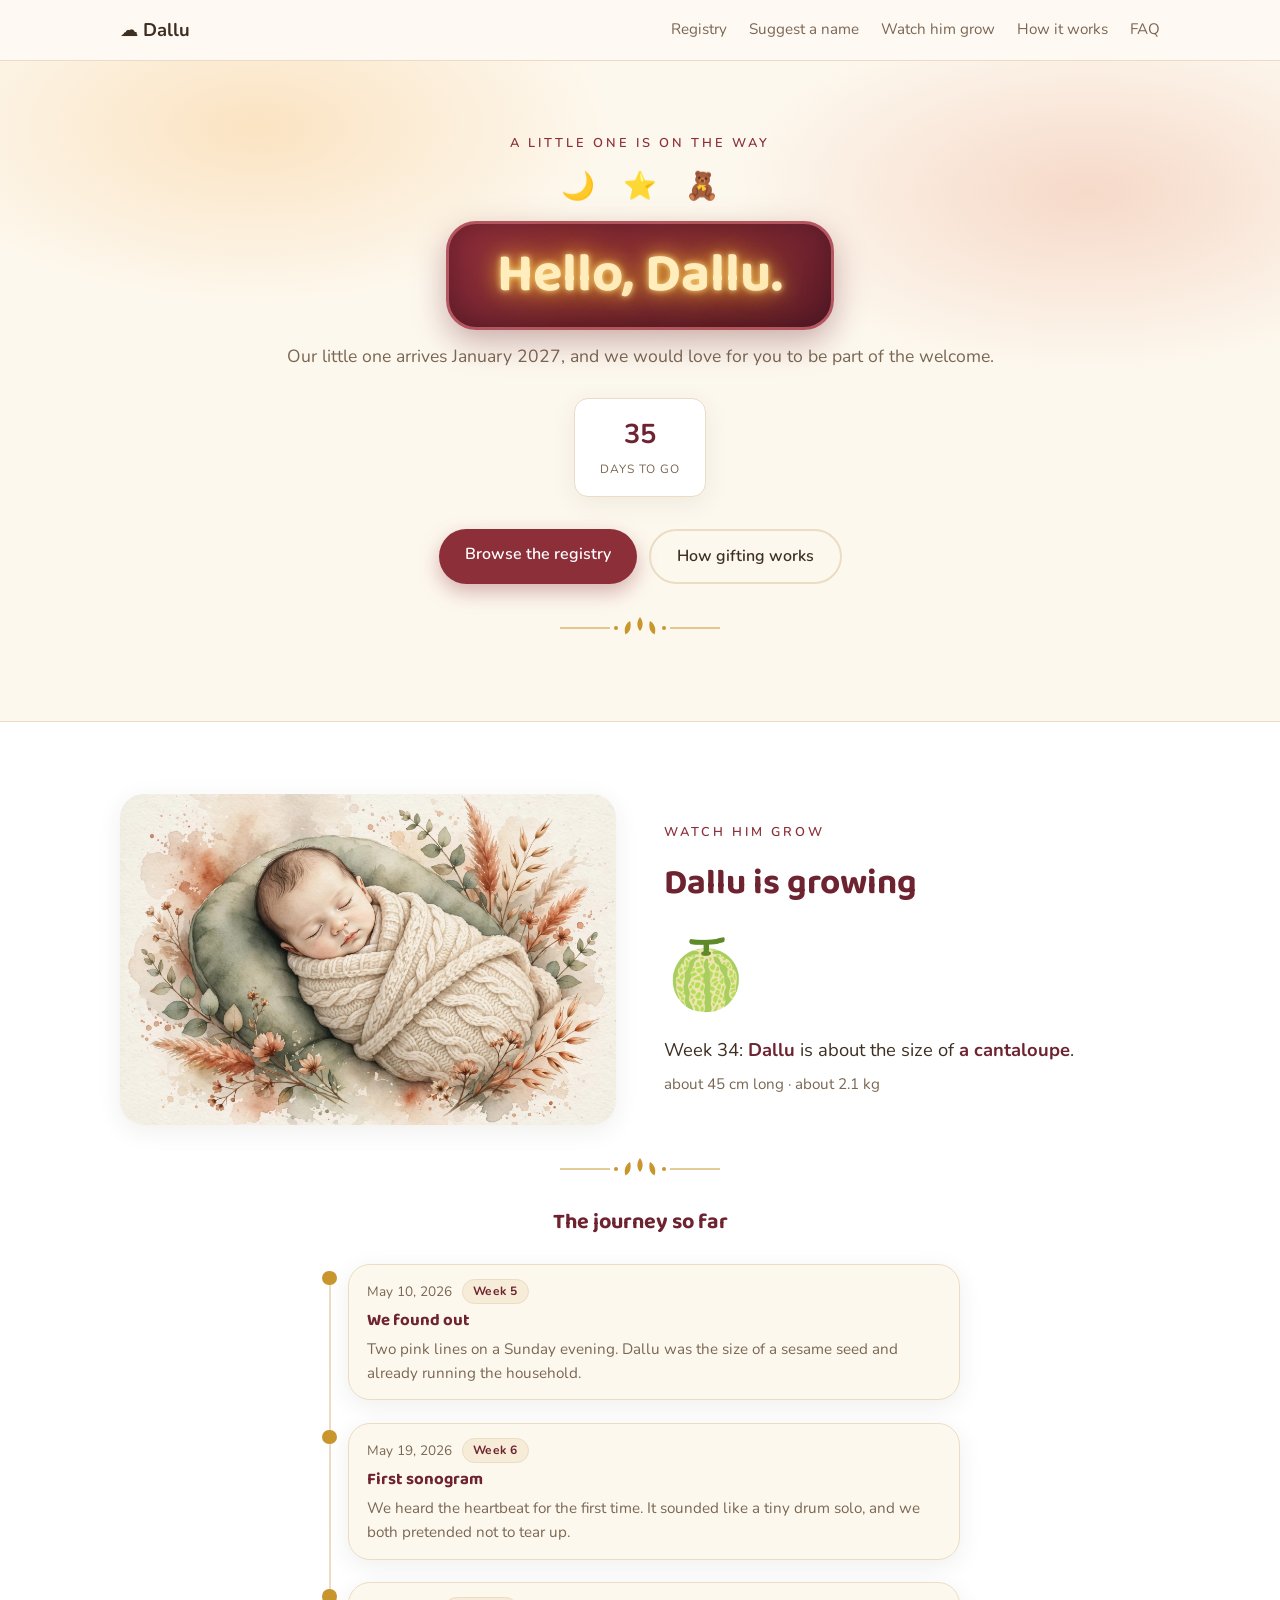
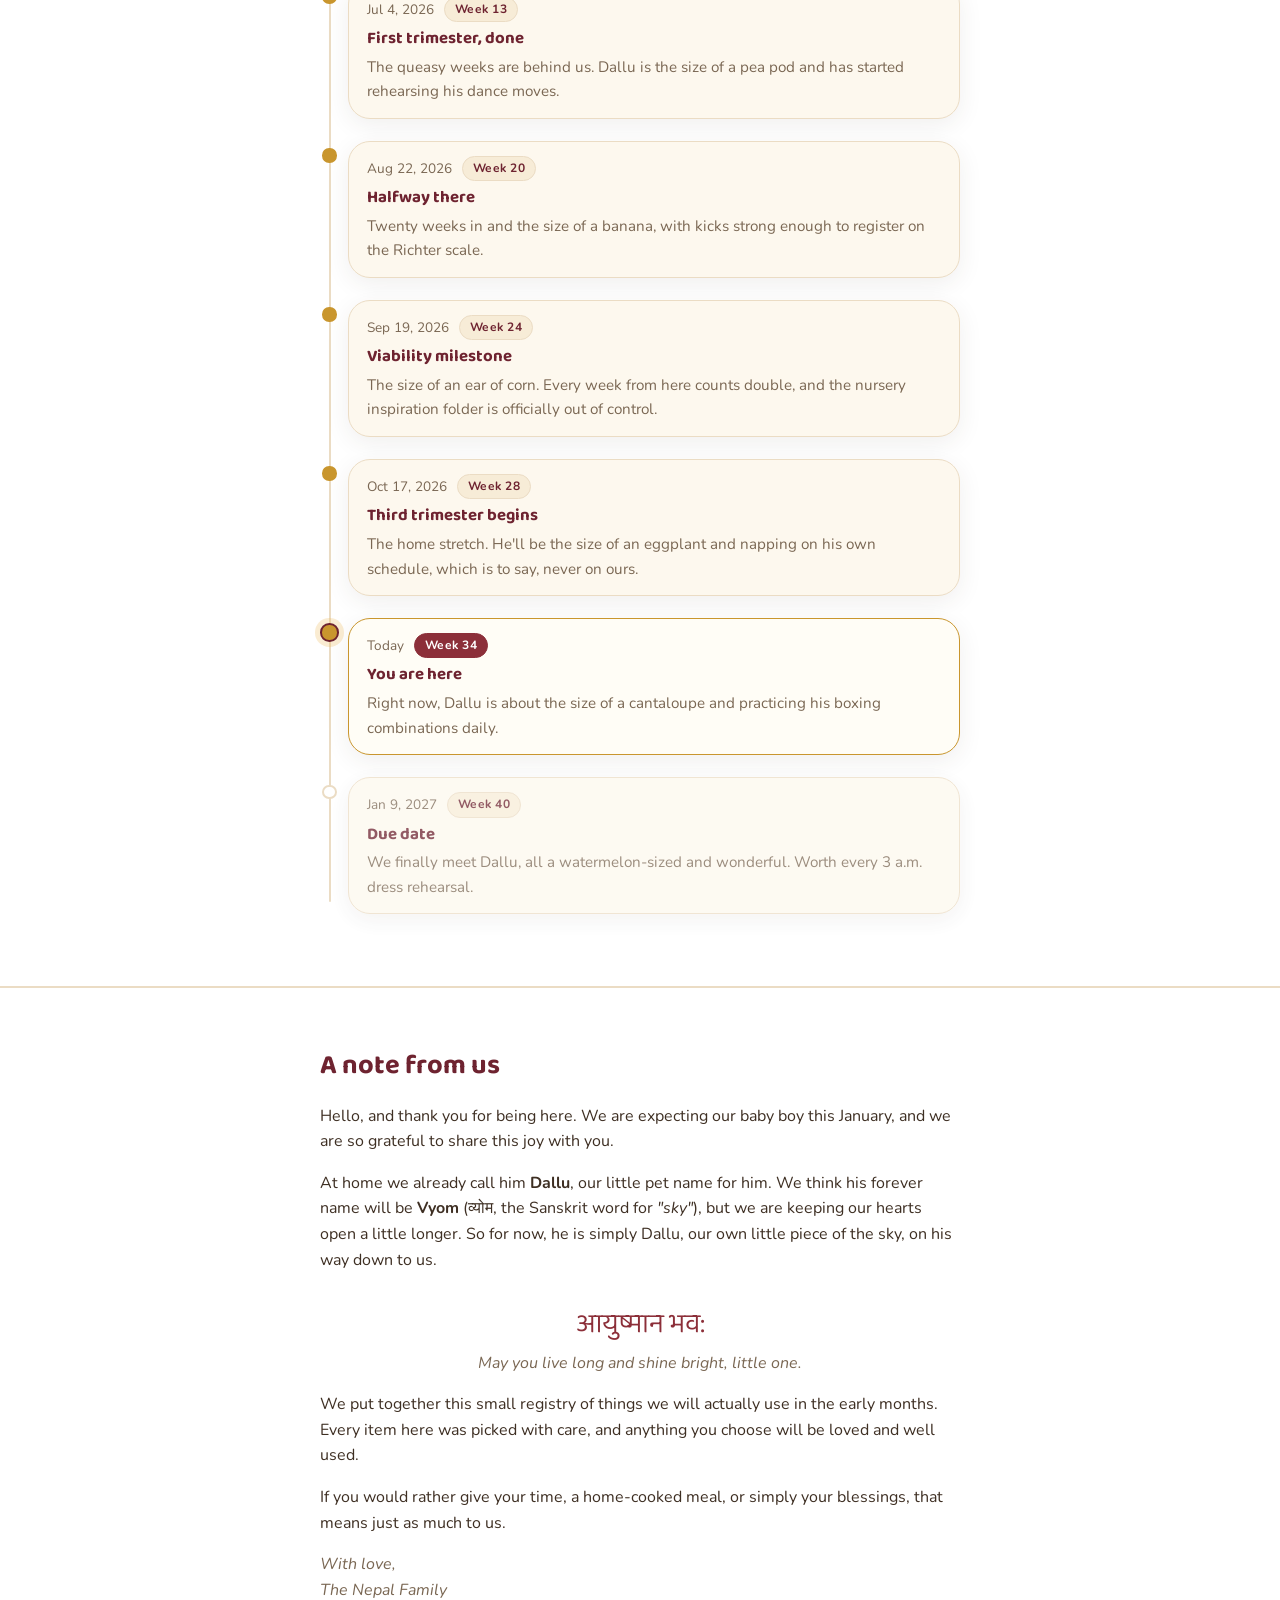
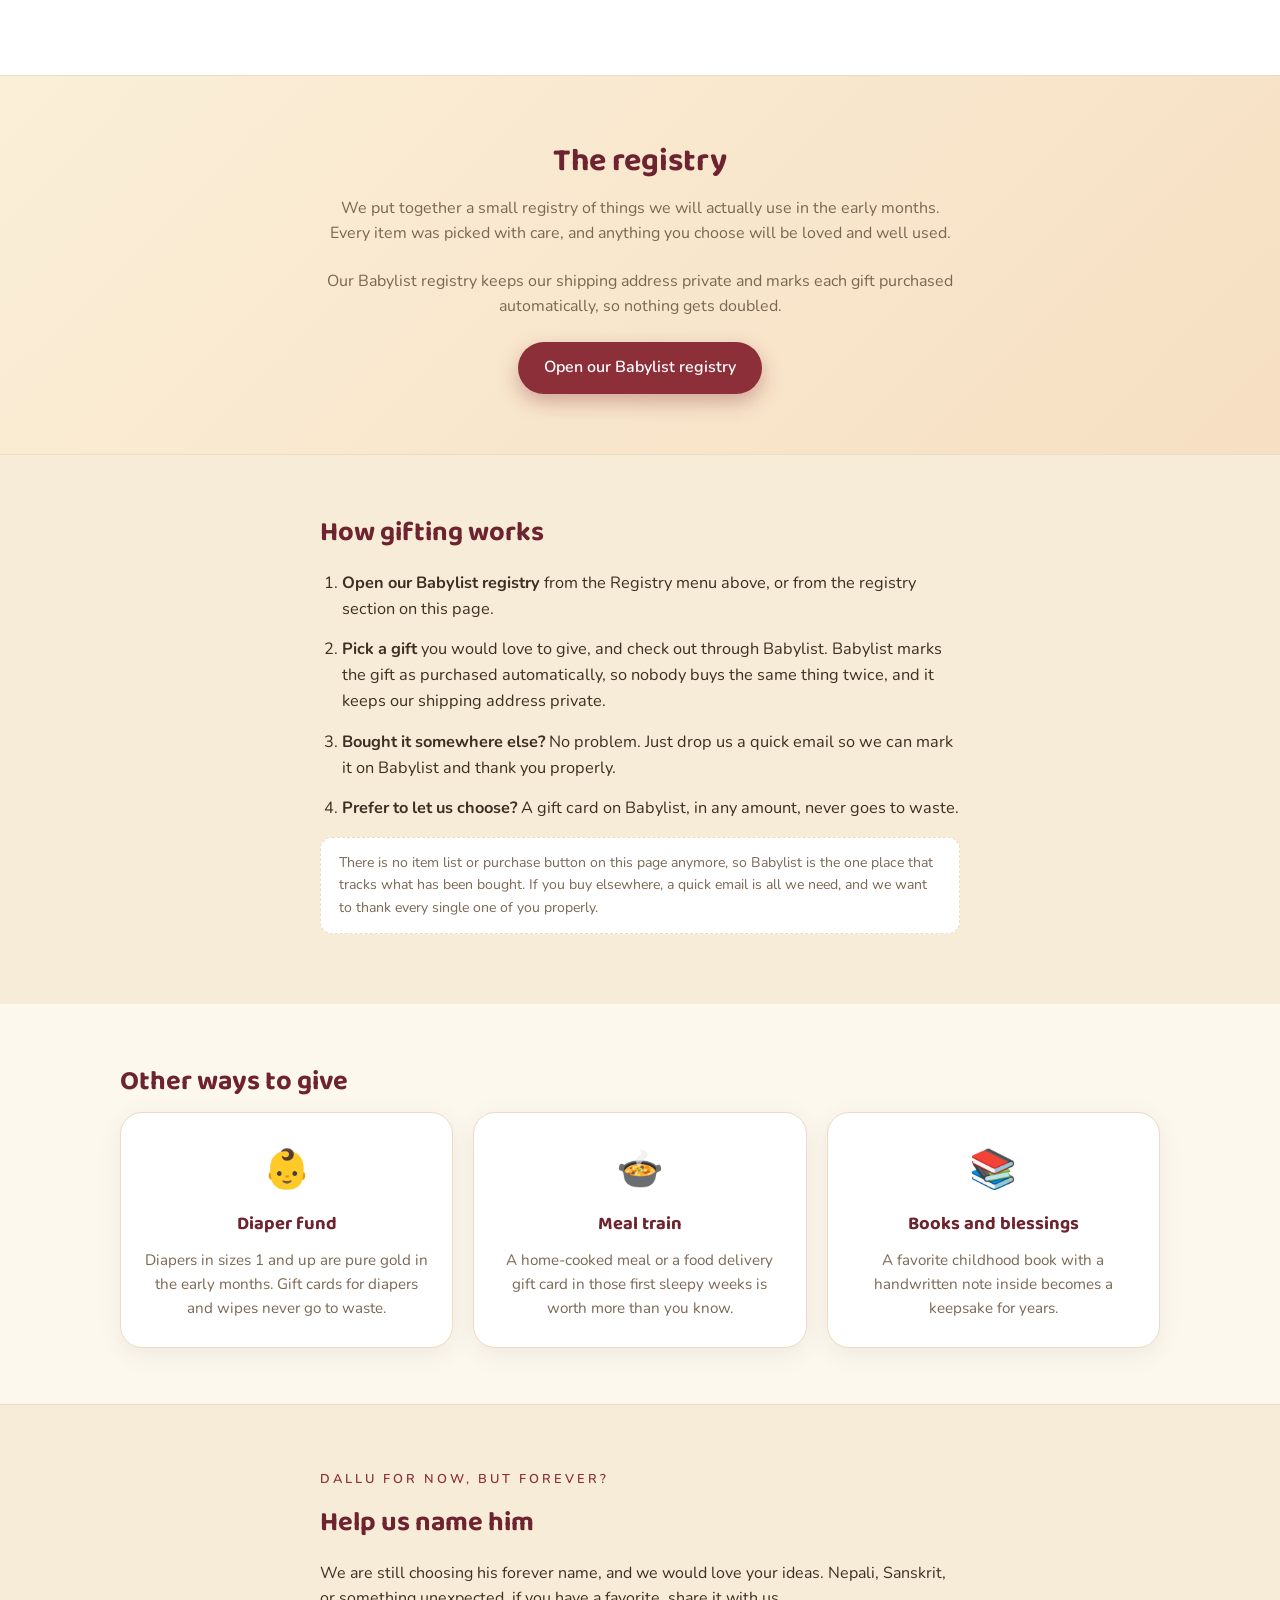
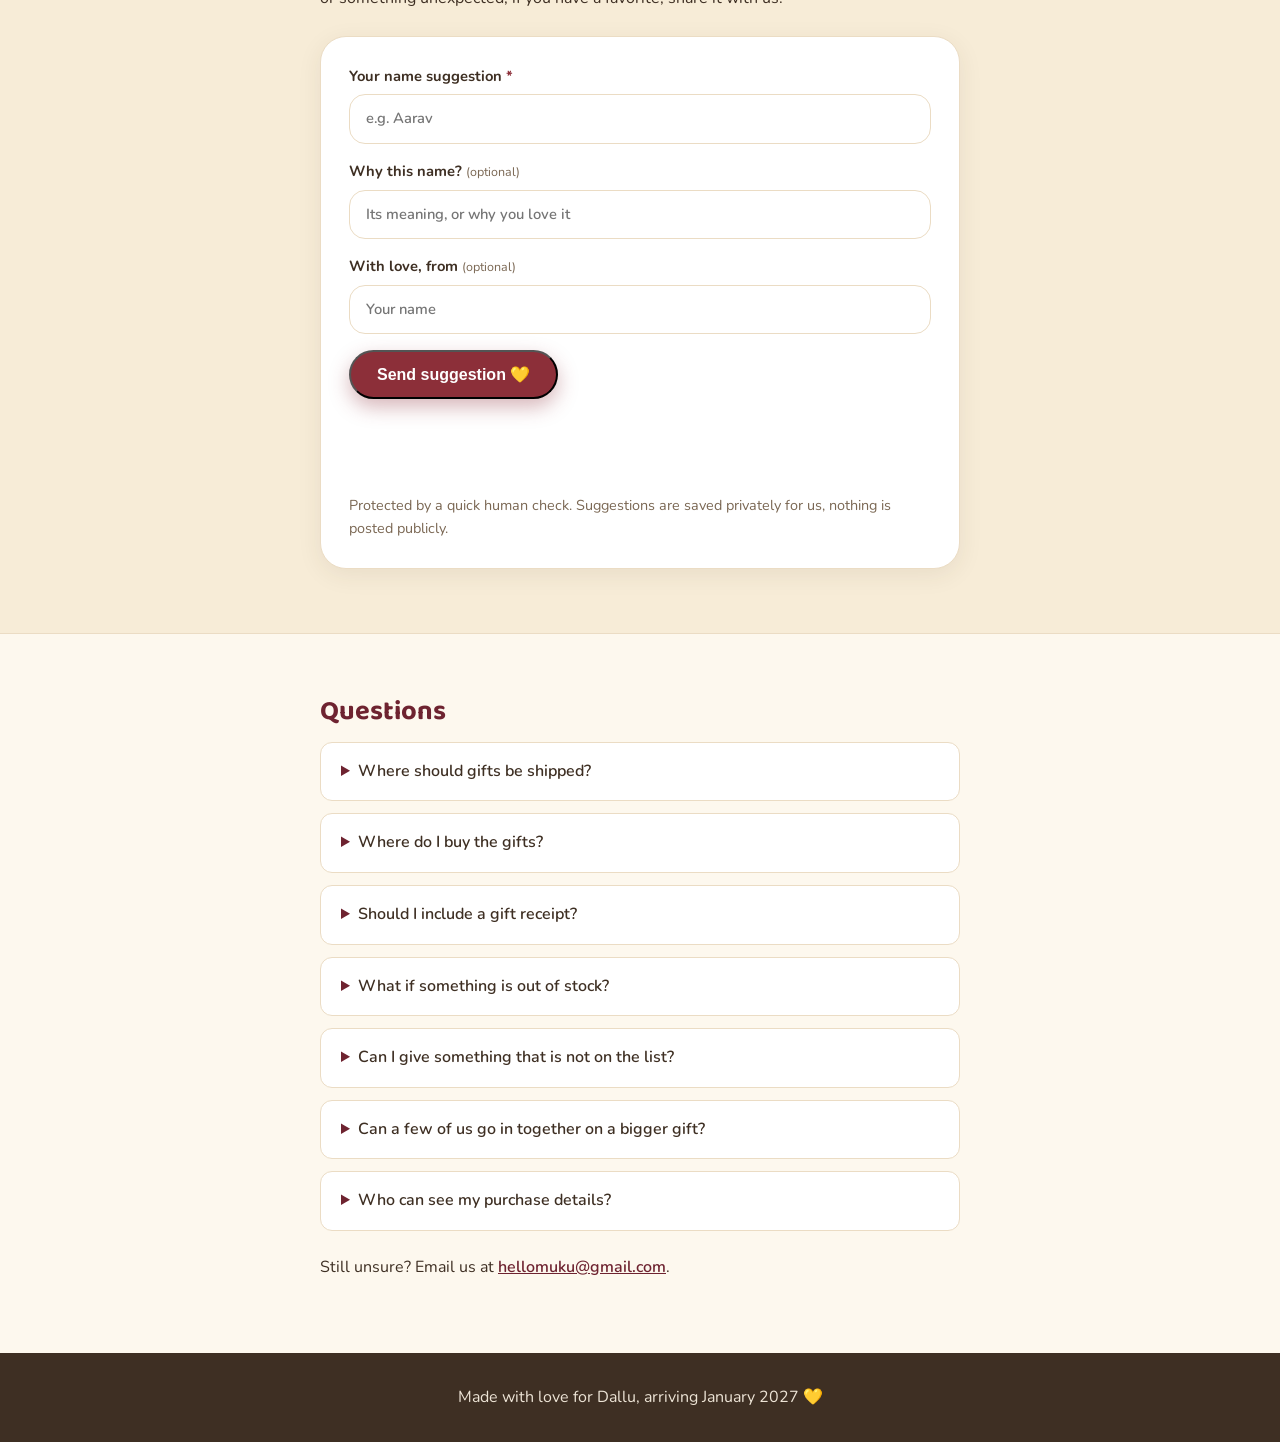
<file: index.html>
<!DOCTYPE html>
<html lang="en">
<head>
<meta charset="UTF-8">
<meta name="viewport" content="width=device-width, initial-scale=1.0">
<title>Dallu is on the way | Our Baby Registry</title>
<meta name="description" content="Hello, Dallu! Our little one arrives January 2027. Shop our Babylist registry, suggest a name, and share the joy with us.">
<link rel="stylesheet" href="styles.css">
<link rel="preconnect" href="https://fonts.googleapis.com">
<link rel="preconnect" href="https://fonts.gstatic.com" crossorigin>
<link href="https://fonts.googleapis.com/css2?family=Baloo+2:wght@500;600;700;800&family=Nunito:ital,wght@0,400;0,600;0,700;1,400&display=swap" rel="stylesheet">
<link rel="icon" type="image/png" href="assets/img/lotus-mark.png">
<link rel="apple-touch-icon" href="assets/img/lotus-mark.png">
<script src="https://challenges.cloudflare.com/turnstile/v0/api.js" async defer></script>
</head>
<body>

<header class="site-header">
  <div class="wrap header-inner">
    <a class="brand" href="#top">☁️ <span id="brandName">Baby Nepal</span></a>
    <nav class="site-nav">
      <a href="https://my.babylist.com/bini-bhattarai" target="_blank" rel="noopener"><span class="nav-ico" aria-hidden="true">🎁</span>Registry</a>
      <a href="#names"><span class="nav-ico" aria-hidden="true">✏️</span>Suggest a name</a>
      <a href="#growing"><span class="nav-ico" aria-hidden="true">🌱</span>Watch him grow</a>
      <a href="#how"><span class="nav-ico" aria-hidden="true">✨</span>How it works</a>
      <a href="#faq"><span class="nav-ico" aria-hidden="true">❓</span>FAQ</a>
    </nav>
  </div>
</header>

<main id="top">

  <section class="hero">
    <div class="wrap">
      <p class="eyebrow">A little one is on the way</p>
      <div class="floaties" aria-hidden="true"><span>🌙</span><span>⭐</span><span>🧸</span></div>
      <h1 class="live-sign"><span class="sign-text">Hello, <span id="heroBaby">Dallu</span>.</span></h1>
      <p class="hero-sub">Our little one arrives <span id="heroMonth">January 2027</span>, and we would love for you to be part of the welcome.</p>
      <div class="countdown" id="countdown" aria-label="Countdown to the due date">
        <div class="cd-box cd-days-only"><span class="cd-num" id="cd-days">–</span><span class="cd-label">days to go</span></div>
      </div>
      <div class="hero-cta">
        <a class="btn btn-primary" href="https://my.babylist.com/bini-bhattarai" target="_blank" rel="noopener">Browse the registry</a>
        <a class="btn btn-ghost" href="#how">How gifting works</a>
      </div>
      <div class="ornament" aria-hidden="true">
        <svg viewBox="0 0 160 28" fill="none">
          <line x1="0" y1="14" x2="50" y2="14" stroke="currentColor" stroke-width="1"/>
          <line x1="110" y1="14" x2="160" y2="14" stroke="currentColor" stroke-width="1"/>
          <circle cx="56" cy="14" r="2" fill="currentColor"/>
          <circle cx="104" cy="14" r="2" fill="currentColor"/>
          <g fill="currentColor">
            <path d="M80 3c-3.5 4.5-3.5 10 0 14 3.5-4 3.5-9.5 0-14z"/>
            <path d="M70 7c-4.5 2.5-6.5 8-4.5 13.5 4-2 6.5-7 4.5-13.5z"/>
            <path d="M90 7c4.5 2.5 6.5 8 4.5 13.5-4-2-6.5-7-4.5-13.5z"/>
          </g>
        </svg>
      </div>
    </div>
  </section>

  <section class="growing" id="growing">
    <div class="wrap growing-inner">
      <img class="growing-art" src="assets/img/hero-newborn.jpg" alt="Watercolor illustration of a sleeping newborn baby" loading="lazy">
      <div class="growing-card">
        <p class="eyebrow">Watch him grow</p>
        <h2 id="growTitle">Dallu is growing</h2>
        <div class="grow-emoji" id="growEmoji">🌱</div>
        <p class="grow-text" id="growText"></p>
        <p class="grow-dims" id="growDims"></p>
      </div>
    </div>
    <div class="wrap narrow">
      <div class="ornament" aria-hidden="true">
        <svg viewBox="0 0 160 28" fill="none">
          <line x1="0" y1="14" x2="50" y2="14" stroke="currentColor" stroke-width="1"/>
          <line x1="110" y1="14" x2="160" y2="14" stroke="currentColor" stroke-width="1"/>
          <circle cx="56" cy="14" r="2" fill="currentColor"/>
          <circle cx="104" cy="14" r="2" fill="currentColor"/>
          <g fill="currentColor">
            <path d="M80 3c-3.5 4.5-3.5 10 0 14 3.5-4 3.5-9.5 0-14z"/>
            <path d="M70 7c-4.5 2.5-6.5 8-4.5 13.5 4-2 6.5-7 4.5-13.5z"/>
            <path d="M90 7c4.5 2.5 6.5 8 4.5 13.5-4-2-6.5-7-4.5-13.5z"/>
          </g>
        </svg>
      </div>
      <h3 class="timeline-title">The journey so far</h3>
      <ol class="timeline" id="growTimeline" aria-label="Pregnancy timeline"></ol>
    </div>
  </section>

  <section class="welcome">
    <div class="wrap narrow">
      <h2>A note from us</h2>
      <p>Hello, and thank you for being here. We are expecting our baby boy this January, and we are so grateful to share this joy with you.</p>
      <p>At home we already call him <strong>Dallu</strong>, our little pet name for him. We think his forever name will be <strong>Vyom</strong> (व्योम, the Sanskrit word for <em>"sky"</em>), but we are keeping our hearts open a little longer. So for now, he is simply Dallu, our own little piece of the sky, on his way down to us.</p>
      <p class="blessing" lang="sa">आयुष्मान भव:</p>
      <p class="blessing-en">May you live long and shine bright, little one.</p>
      <p>We put together this small registry of things we will actually use in the early months. Every item here was picked with care, and anything you choose will be loved and well used.</p>
      <p>If you would rather give your time, a home-cooked meal, or simply your blessings, that means just as much to us.</p>
      <p class="signature">With love,<br><span id="famName">The Nepal Family</span></p>
    </div>
  </section>

  <section class="babylist-banner" id="registry">
    <div class="wrap narrow babylist-inner">
      <h2>The registry</h2>
      <p>We put together a small registry of things we will actually use in the early months. Every item was picked with care, and anything you choose will be loved and well used.</p>
      <p>Our Babylist registry keeps our shipping address private and marks each gift purchased automatically, so nothing gets doubled.</p>
      <a class="btn btn-primary" href="https://my.babylist.com/bini-bhattarai" target="_blank" rel="noopener">Open our Babylist registry</a>
    </div>
  </section>


  <section class="how" id="how">
    <div class="wrap narrow">
      <h2>How gifting works</h2>
      <ol class="steps">
        <li><strong>Open our Babylist registry</strong> from the Registry menu above, or from the registry section on this page.</li>
        <li><strong>Pick a gift</strong> you would love to give, and check out through Babylist. Babylist marks the gift as purchased automatically, so nobody buys the same thing twice, and it keeps our shipping address private.</li>
        <li><strong>Bought it somewhere else?</strong> No problem. Just drop us a quick email so we can mark it on Babylist and thank you properly.</li>
        <li><strong>Prefer to let us choose?</strong> A gift card on Babylist, in any amount, never goes to waste.</li>
      </ol>
      <p class="fine-print">There is no item list or purchase button on this page anymore, so Babylist is the one place that tracks what has been bought. If you buy elsewhere, a quick email is all we need, and we want to thank every single one of you properly.</p>
    </div>
  </section>

  <section class="alternatives">
    <div class="wrap">
      <h2>Other ways to give</h2>
      <div class="alt-grid">
        <div class="alt-card">
          <div class="alt-icon">👶</div>
          <h3>Diaper fund</h3>
          <p>Diapers in sizes 1 and up are pure gold in the early months. Gift cards for diapers and wipes never go to waste.</p>
        </div>
        <div class="alt-card">
          <div class="alt-icon">🍲</div>
          <h3>Meal train</h3>
          <p>A home-cooked meal or a food delivery gift card in those first sleepy weeks is worth more than you know.</p>
        </div>
        <div class="alt-card">
          <div class="alt-icon">📚</div>
          <h3>Books and blessings</h3>
          <p>A favorite childhood book with a handwritten note inside becomes a keepsake for years.</p>
        </div>
      </div>
    </div>
  </section>

  <section class="names" id="names">
    <div class="wrap narrow">
      <p class="eyebrow">Dallu for now, but forever?</p>
      <h2>Help us name him</h2>
      <p>We are still choosing his forever name, and we would love your ideas. Nepali, Sanskrit, or something unexpected, if you have a favorite, share it with us.</p>
      <form id="nameForm">
        <label class="field">
          <span class="field-label">Your name suggestion <span class="req">*</span></span>
          <input type="text" id="nsName" required maxlength="60" placeholder="e.g. Aarav" autocomplete="off">
        </label>
        <label class="field">
          <span class="field-label">Why this name? <span class="opt">(optional)</span></span>
          <input type="text" id="nsWhy" maxlength="140" placeholder="Its meaning, or why you love it" autocomplete="off">
        </label>
        <label class="field">
          <span class="field-label">With love, from <span class="opt">(optional)</span></span>
          <input type="text" id="nsFrom" maxlength="60" placeholder="Your name" autocomplete="off">
        </label>
        <button class="btn btn-primary" type="submit">Send suggestion 💛</button>
        <div id="tsWidget" class="ts-widget"></div>
        <p class="form-note" id="nsNote">Protected by a quick human check. Suggestions are saved privately for us, nothing is posted publicly.</p>
      </form>
    </div>
  </section>

  <section class="faq" id="faq">
    <div class="wrap narrow">
      <h2>Questions</h2>
      <details>
        <summary>Where should gifts be shipped?</summary>
        <p>We live in the Washington DC metro area. For the shipping address, just send us a quick email and we will share it privately.</p>
      </details>
      <details>
        <summary>Where do I buy the gifts?</summary>
        <p>Open our Babylist registry from the Registry menu above, or from the registry section on this page. It keeps track of what has already been purchased so nothing gets duplicated, and gift cards there link straight to their own stores.</p>
      </details>
      <details>
        <summary>Should I include a gift receipt?</summary>
        <p>Yes, please. Gift receipts make exchanges painless if we end up with duplicates.</p>
      </details>
      <details>
        <summary>What if something is out of stock?</summary>
        <p>No worries at all. Anything similar from a trusted brand works, or pick another item on Babylist.</p>
      </details>
      <details>
        <summary>Can I give something that is not on the list?</summary>
        <p>Of course. Books and muslin cloths are always welcome.</p>
      </details>
      <details>
        <summary>Can a few of us go in together on a bigger gift?</summary>
        <p>Absolutely, we love that idea. Just mark it as purchased on Babylist once it is sorted so nobody duplicates it, or drop us a quick email and we will mark it.</p>
      </details>
      <details>
        <summary>Who can see my purchase details?</summary>
        <p>If you buy through Babylist, it is marked as purchased there automatically. If you buy somewhere else, send us a quick email so we can mark it and thank you. We will not publish your order details anywhere on this site.</p>
      </details>
      <p class="contact">Still unsure? Email us at <a id="contactEmail" href="mailto:hellomuku@gmail.com">hellomuku@gmail.com</a>.</p>
    </div>
  </section>

</main>

<footer class="site-footer">
  <div class="wrap">
    <p>Made with love for <span id="footBaby">Baby Nepal</span>, arriving <span id="footMonth">January 2027</span> 💛</p>
  </div>
</footer>

<script src="data.min.js?v=3"></script>
<script src="app.min.js?v=2"></script>
</body>
</html>
</file>
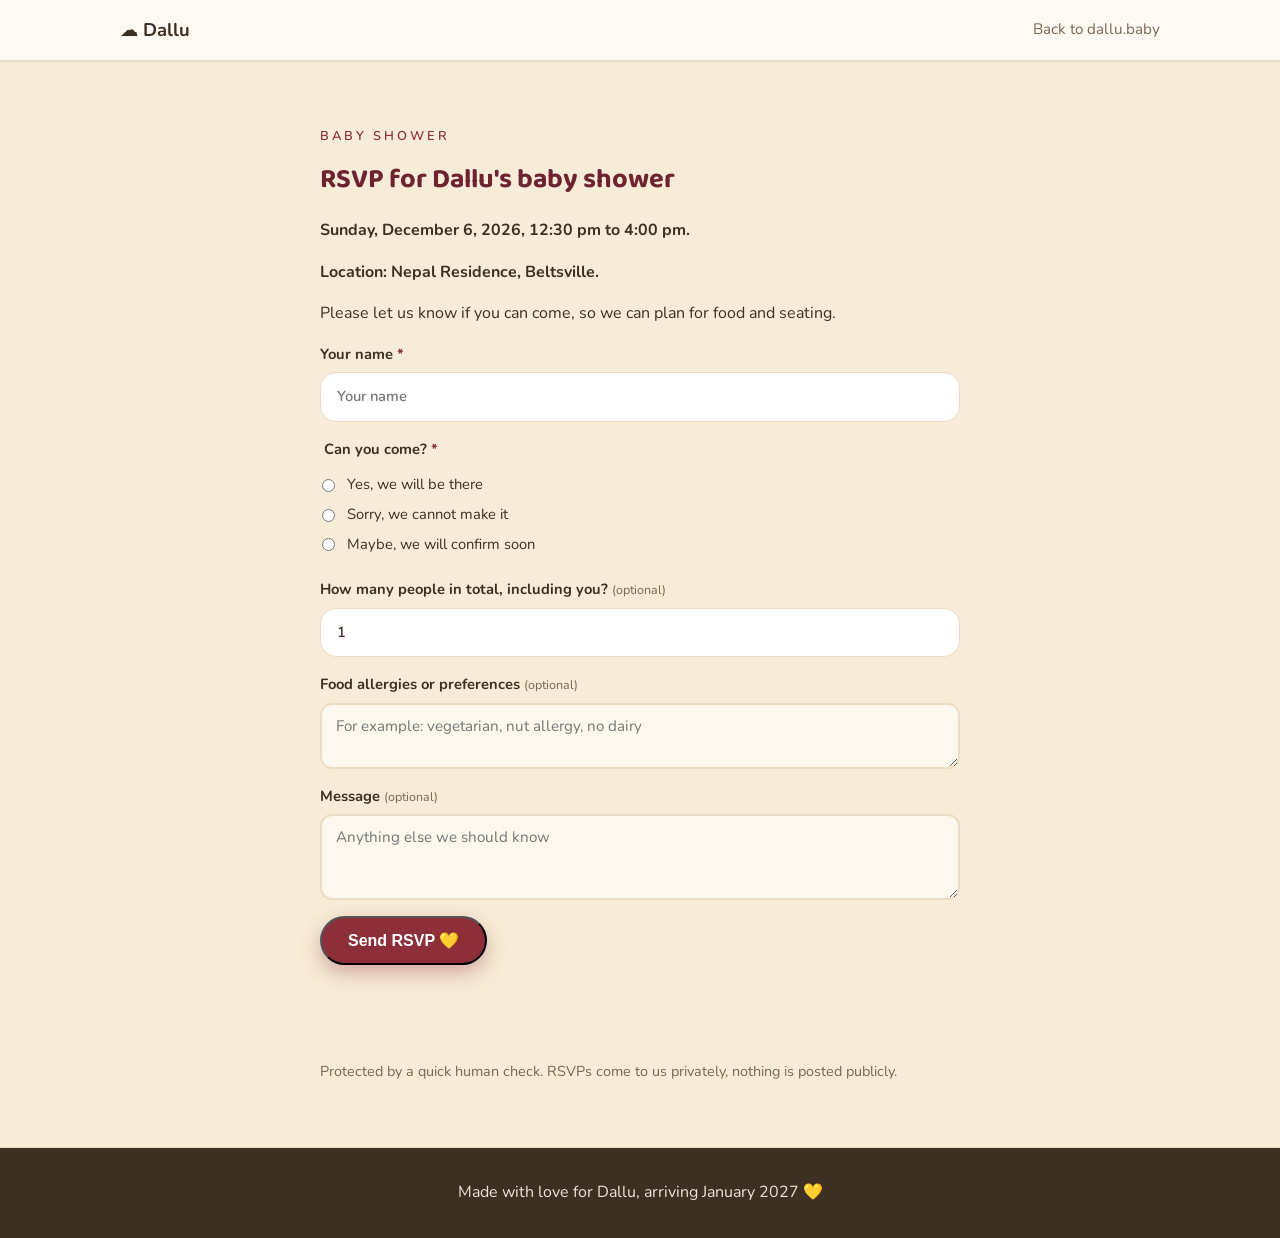
<file: rsvp/index.html>
<!DOCTYPE html>
<html lang="en">
<head>
<meta charset="UTF-8">
<meta name="viewport" content="width=device-width, initial-scale=1.0">
<title>Baby shower RSVP | Dallu</title>
<meta name="description" content="RSVP for Dallu's baby shower on Sunday, December 6, 2026.">
<link rel="stylesheet" href="../styles.css">
<link rel="preconnect" href="https://fonts.googleapis.com">
<link rel="preconnect" href="https://fonts.gstatic.com" crossorigin>
<link href="https://fonts.googleapis.com/css2?family=Baloo+2:wght@500;600;700;800&family=Nunito:ital,wght@0,400;0,600;0,700;1,400&display=swap" rel="stylesheet">
<link rel="icon" type="image/png" href="../assets/img/lotus-mark.png">
<link rel="apple-touch-icon" href="../assets/img/lotus-mark.png">
<script src="https://challenges.cloudflare.com/turnstile/v0/api.js" async defer></script>
</head>
<body>

<header class="site-header">
  <div class="wrap header-inner">
    <a class="brand" href="../">☁️ <span>Dallu</span></a>
    <nav class="site-nav">
      <a href="../"><span class="nav-ico" aria-hidden="true">🏠</span>Back to dallu.baby</a>
    </nav>
  </div>
</header>

<main id="top">
  <section class="names">
    <div class="wrap narrow">
      <p class="eyebrow">Baby shower</p>
      <h2>RSVP for Dallu's baby shower</h2>
      <p><strong>Sunday, December 6, 2026, 12:30 pm to 4:00 pm.</strong></p>
      <p><strong>Location: Nepal Residence, Beltsville.</strong></p>
      <p>Please let us know if you can come, so we can plan for food and seating.</p>
      <form id="rsvpForm">
        <label class="field">
          <span class="field-label">Your name <span class="req">*</span></span>
          <input type="text" id="rsvpName" required maxlength="60" placeholder="Your name" autocomplete="name">
        </label>
        <fieldset class="field" style="border:0; padding:0; margin-bottom:16px;">
          <legend class="field-label">Can you come? <span class="req">*</span></legend>
          <label style="display:block; font-weight:400; margin:6px 0;"><input type="radio" name="rsvpAttending" value="yes" required> Yes, we will be there</label>
          <label style="display:block; font-weight:400; margin:6px 0;"><input type="radio" name="rsvpAttending" value="no"> Sorry, we cannot make it</label>
          <label style="display:block; font-weight:400; margin:6px 0;"><input type="radio" name="rsvpAttending" value="maybe"> Maybe, we will confirm soon</label>
        </fieldset>
        <label class="field">
          <span class="field-label">How many people in total, including you? <span class="opt">(optional)</span></span>
          <input type="number" id="rsvpGuests" min="1" max="10" value="1" inputmode="numeric">
        </label>
        <label class="field">
          <span class="field-label">Food allergies or preferences <span class="opt">(optional)</span></span>
          <textarea id="rsvpAllergies" maxlength="200" rows="2" placeholder="For example: vegetarian, nut allergy, no dairy"></textarea>
        </label>
        <label class="field">
          <span class="field-label">Message <span class="opt">(optional)</span></span>
          <textarea id="rsvpMessage" maxlength="300" rows="3" placeholder="Anything else we should know"></textarea>
        </label>
        <button class="btn btn-primary" type="submit">Send RSVP 💛</button>
        <div id="rsvpTsWidget" class="ts-widget"></div>
        <p class="form-note" id="rsvpNote">Protected by a quick human check. RSVPs come to us privately, nothing is posted publicly.</p>
      </form>
      <div id="calendarPanel" style="display:none;">
        <h3>Thank you! Your RSVP is saved. We cannot wait to see you. 💛</h3>
        <p>Add the baby shower to your calendar:</p>
        <p><strong>Sunday, December 6, 2026, 12:30 pm to 4:00 pm, Nepal Residence, Beltsville.</strong></p>
        <p>
          <a class="btn btn-primary" href="https://calendar.google.com/calendar/render?action=TEMPLATE&amp;text=Baby%20shower%20for%20Dallu&amp;dates=20261206T173000Z%2F20261206T210000Z&amp;details=Baby%20shower%20for%20Dallu%20at%20Nepal%20Residence%2C%20Beltsville.&amp;location=Nepal%20Residence%2C%20Beltsville" target="_blank" rel="noopener">Add to Google Calendar</a>
        </p>
        <p>
          <a class="btn btn-ghost" href="https://outlook.live.com/calendar/0/deeplink/compose?subject=Baby%20shower%20for%20Dallu&amp;startdt=2026-12-06T17%3A30%3A00Z&amp;enddt=2026-12-06T21%3A00%3A00Z&amp;body=Baby%20shower%20for%20Dallu%20at%20Nepal%20Residence%2C%20Beltsville.&amp;location=Nepal%20Residence%2C%20Beltsville" target="_blank" rel="noopener">Add to Outlook</a>
          <button class="btn btn-ghost" type="button" id="icsDownload">Download .ics (Apple Calendar and others)</button>
        </p>
        <p class="form-note">Taking you back to dallu.baby in <span id="calCountdown">15</span> seconds, or <a href="../">go to the homepage now</a>.</p>
      </div>
    </div>
  </section>
</main>

<footer class="site-footer">
  <div class="wrap">
    <p>Made with love for Dallu, arriving January 2027 💛</p>
  </div>
</footer>

<script src="rsvp.min.js?v=3"></script>
</body>
</html>
</file>
<file: styles.css>
:root {
  --cream: #FDF8EE;
  --cream-deep: #F7ECD7;
  --ink: #3E2F23;
  --ink-soft: #7A6753;
  --maroon: #8C2F39;
  --maroon-dark: #6E2330;
  --saffron: #E8912D;
  --gold: #C9962E;
  --card: #FFFFFF;
  --line: #EBDCC4;
  --radius: 22px;
  --shadow: 0 6px 24px rgba(62, 47, 35, 0.08);
}

* { box-sizing: border-box; }

html, body { overflow-x: clip; }

img { max-width: 100%; }

h1, h2, h3, .tl-card h4 {
  font-family: "Baloo 2", "Nunito", Georgia, serif;
  font-weight: 700;
  color: var(--maroon-dark);
}

body {
  margin: 0;
  font-family: "Nunito", "Avenir Next", "Segoe UI", system-ui, -apple-system, sans-serif;
  background: var(--cream);
  color: var(--ink);
  line-height: 1.6;
}

.wrap { max-width: 1080px; margin: 0 auto; padding: 0 20px; }
.wrap.narrow { max-width: 680px; }

/* Header */
.site-header {
  position: sticky; top: 0; z-index: 50;
  background: rgba(255, 249, 243, 0.92);
  backdrop-filter: blur(8px);
  border-bottom: 1px solid var(--line);
}
.header-inner { display: flex; align-items: center; justify-content: space-between; height: 60px; }
.brand { font-weight: 700; font-size: 1.15rem; color: var(--ink); text-decoration: none; }
.site-nav a { margin-left: 18px; color: var(--ink-soft); text-decoration: none; font-size: 0.95rem; display: inline-flex; align-items: center; gap: 6px; }
.site-nav a:hover { color: var(--maroon-dark); }
.nav-ico { display: none; }

/* Hero */
.hero {
  text-align: center;
  padding: 72px 0 64px;
  background:
    radial-gradient(600px 300px at 20% 10%, #FBE3C2 0%, transparent 60%),
    radial-gradient(600px 300px at 85% 20%, #F6D9C9 0%, transparent 60%),
    var(--cream);
}
.eyebrow {
  text-transform: uppercase; letter-spacing: 3px; font-size: 0.8rem;
  color: var(--maroon); font-weight: 600; margin: 0 0 12px;
}
.hero h1 { font-size: clamp(2rem, 5.5vw, 3.4rem); line-height: 1.15; margin: 0 0 12px; }
.hero-sub { color: var(--ink-soft); font-size: 1.1rem; margin: 0 0 28px; }

/* Floating baby icons above the sign */
.floaties { display: flex; gap: 28px; justify-content: center; font-size: 1.7rem; margin: 2px 0 12px; }
.floaties span { display: inline-block; animation: floaty 4s ease-in-out infinite; }
.floaties span:nth-child(2) { animation-delay: -1.3s; }
.floaties span:nth-child(3) { animation-delay: -2.6s; }
@keyframes floaty { 0%, 100% { transform: translateY(0); } 50% { transform: translateY(-10px); } }

/* Glowing "live sign" */
.live-sign {
  display: inline-block;
  background: linear-gradient(165deg, #8e2c3b 0%, #5e1c29 100%);
  border: 3px solid #b35660;
  border-radius: 30px;
  padding: 20px 48px;
  margin: 4px 0 20px;
  box-shadow: 0 12px 32px rgba(110, 35, 48, 0.35), inset 0 0 28px rgba(0, 0, 0, 0.28);
  animation: signIn 0.9s ease-out both;
}
.live-sign .sign-text {
  font-family: "Baloo 2", "Nunito", cursive;
  font-weight: 700;
  font-size: clamp(2.1rem, 6vw, 3.4rem);
  line-height: 1.1;
  color: #ffedbe;
  text-shadow: 0 0 6px #ffd97a, 0 0 20px #f7b733, 0 0 46px #e8912d;
  animation: signGlow 3.4s ease-in-out infinite;
}
@keyframes signIn { from { opacity: 0; transform: scale(0.92); } to { opacity: 1; transform: scale(1); } }
@keyframes signGlow { 0%, 100% { opacity: 1; } 50% { opacity: 0.93; } }
@media (prefers-reduced-motion: reduce) {
  .live-sign, .live-sign .sign-text, .floaties span { animation: none; }
}

.countdown { display: flex; gap: 12px; justify-content: center; margin-bottom: 32px; flex-wrap: wrap; }
.cd-box {
  background: var(--card); border: 1px solid var(--line); border-radius: 14px;
  min-width: 76px; padding: 12px 8px; box-shadow: var(--shadow);
}
.cd-num { display: block; font-size: 1.7rem; font-weight: 700; color: var(--maroon-dark); font-variant-numeric: tabular-nums; }
.cd-label { font-size: 0.75rem; text-transform: uppercase; letter-spacing: 1px; color: var(--ink-soft); }
.cd-days-only { min-width: 132px; padding: 14px 24px; }

.hero-cta { display: flex; gap: 12px; justify-content: center; flex-wrap: wrap; }
.hero-art {
  display: block; margin: 40px auto 0; width: 100%; max-width: 480px;
  border-radius: 24px; box-shadow: var(--shadow);
}

/* Watch him grow */
.growing { padding: 72px 0; background: var(--card); border-top: 1px solid var(--line); border-bottom: 1px solid var(--line); }
.growing-inner { display: grid; grid-template-columns: 1fr 1fr; gap: 48px; align-items: center; }
.growing-inner > * { min-width: 0; }
.growing-art { width: 100%; border-radius: 24px; box-shadow: var(--shadow); }
.growing-card h2 { font-size: clamp(1.6rem, 3.5vw, 2.2rem); margin: 0 0 8px; }
.grow-emoji { font-size: 4.2rem; margin: 12px 0 4px; animation: floaty 4s ease-in-out infinite; }
@keyframes floaty { 0%, 100% { transform: translateY(0); } 50% { transform: translateY(-10px); } }
.grow-text { font-size: 1.15rem; margin: 0 0 8px; }
.grow-text strong { color: var(--maroon-dark); }
.grow-dims { color: var(--ink-soft); font-size: 0.95rem; margin: 0; }
@media (max-width: 760px) {
  .growing-inner { grid-template-columns: 1fr; gap: 28px; }
  .growing-card { text-align: center; }
}
.btn {
  display: inline-block; padding: 13px 26px; border-radius: 999px;
  font-weight: 600; text-decoration: none; font-size: 1rem; transition: transform 0.15s ease;
}
.btn:hover { transform: translateY(-2px); }
.btn-primary { background: var(--maroon); color: #fff; box-shadow: 0 8px 20px rgba(140, 47, 57, 0.35); }
.btn-primary:hover { background: var(--maroon-dark); }
.btn-ghost { background: transparent; color: var(--ink); border: 2px solid var(--line); }
.btn-ghost:hover { border-color: var(--maroon); }

/* Sections */
section { padding: 56px 0; }
.welcome { background: var(--card); border-top: 1px solid var(--line); border-bottom: 1px solid var(--line); }
h2 { font-size: 1.7rem; margin: 0 0 8px; }
.section-sub { color: var(--ink-soft); margin: 0 0 24px; }
.signature { font-style: italic; color: var(--ink-soft); }

/* Babylist banner */
.babylist-banner {
  padding: 60px 0; text-align: center;
  background: linear-gradient(135deg, #FBEFD8 0%, #F6DFC2 100%);
  border-bottom: 1px solid var(--line);
}
.babylist-inner h2 { margin: 0 0 8px; font-size: clamp(1.5rem, 3.5vw, 2rem); }
.babylist-inner p { color: var(--ink-soft); margin: 0 0 22px; }
.babylist-banner[hidden] { display: none; }

/* Progress */
.progress-card { background: var(--card); border: 1px solid var(--line); border-radius: var(--radius); padding: 18px 20px; box-shadow: var(--shadow); margin-bottom: 24px; }
.progress-meta { display: flex; justify-content: space-between; font-weight: 600; margin-bottom: 10px; }
.progress-bar { height: 12px; background: var(--cream-deep); border-radius: 999px; overflow: hidden; }
.progress-fill { height: 100%; width: 0; background: linear-gradient(90deg, var(--saffron), var(--gold)); border-radius: 999px; transition: width 0.5s ease; }

/* Filters */
.filters { margin-bottom: 28px; }
.chips { display: flex; gap: 10px; flex-wrap: wrap; margin-bottom: 16px; }
.chip {
  border: 2px solid var(--line); background: var(--card); color: var(--ink-soft);
  border-radius: 999px; padding: 8px 16px; font-size: 0.9rem; cursor: pointer; font-weight: 600;
}
.chip:hover { border-color: var(--maroon); }
.chip.active { background: var(--maroon); border-color: var(--maroon); color: #fff; }
.filter-row { display: flex; gap: 12px; flex-wrap: wrap; align-items: center; }
#searchBox {
  flex: 1; min-width: 180px; padding: 11px 16px; border-radius: 999px;
  border: 2px solid var(--line); font-size: 0.95rem; background: var(--card); color: var(--ink);
}
#searchBox:focus { outline: none; border-color: var(--maroon); }
#priorityFilter {
  padding: 11px 14px; border-radius: 999px; border: 2px solid var(--line);
  background: var(--card); color: var(--ink); font-size: 0.9rem;
}
.toggle { display: flex; align-items: center; gap: 8px; font-size: 0.9rem; color: var(--ink-soft); cursor: pointer; }
.toggle input { width: 18px; height: 18px; accent-color: var(--maroon); }

/* Item grid */
.grid { display: grid; grid-template-columns: repeat(auto-fill, minmax(250px, 1fr)); gap: 22px; }
.group-title {
  grid-column: 1 / -1; font-size: 1.35rem; margin: 26px 0 2px;
  display: flex; align-items: center; gap: 14px;
}
.group-title::after { content: ""; flex: 1; height: 1px; background: var(--line); }
.grid > .group-title:first-child { margin-top: 0; }
.card {
  background: var(--card); border: 1px solid var(--line); border-radius: var(--radius);
  overflow: hidden; box-shadow: var(--shadow); display: flex; flex-direction: column;
  transition: transform 0.15s ease, box-shadow 0.15s ease;
}
.card:hover { transform: translateY(-3px); box-shadow: 0 12px 30px rgba(62, 50, 41, 0.12); }
.card-img { position: relative; aspect-ratio: 1 / 1; background: var(--cream-deep); }
.card-img img { width: 100%; height: 100%; object-fit: cover; display: block; }
.giftcard-art {
  width: 100%; height: 100%;
  background: linear-gradient(135deg, var(--gold) 0%, var(--saffron) 55%, var(--maroon) 100%);
  display: flex; align-items: center; justify-content: center;
}
.giftcard-art span { font-size: 4.5rem; filter: drop-shadow(0 4px 10px rgba(62, 50, 41, 0.3)); }
.badge {
  position: absolute; top: 12px; left: 12px; font-size: 0.72rem; font-weight: 700;
  text-transform: uppercase; letter-spacing: 0.8px; padding: 5px 11px; border-radius: 999px;
}
.badge.must { background: var(--maroon); color: #fff; }
.badge.nice { background: var(--saffron); color: #fff; }
.purchased-ribbon {
  position: absolute; top: 12px; right: 12px; background: rgba(62, 50, 41, 0.85); color: #fff;
  font-size: 0.72rem; font-weight: 700; padding: 5px 11px; border-radius: 999px;
}
.card-body { padding: 18px; display: flex; flex-direction: column; flex: 1; }
.card-cat { font-size: 0.75rem; text-transform: uppercase; letter-spacing: 1.5px; color: var(--maroon); font-weight: 700; margin-bottom: 6px; }
.card h3 { font-size: 1.02rem; margin: 0 0 4px; line-height: 1.35; }
.card-brand { font-size: 0.85rem; color: var(--ink-soft); margin: 0 0 8px; }
.card-blurb { font-size: 0.9rem; color: var(--ink-soft); margin: 0 0 14px; flex: 1; }
.card-meta { display: flex; align-items: center; justify-content: space-between; margin-bottom: 14px; }
.card-price { font-size: 1.25rem; font-weight: 700; color: var(--ink); }
.card-store { font-size: 0.8rem; color: var(--ink-soft); }
.card-actions { display: flex; gap: 10px; }
.btn-buy {
  flex: 1; text-align: center; background: var(--maroon); color: #fff; text-decoration: none;
  padding: 11px; border-radius: 12px; font-weight: 600; font-size: 0.9rem;
}
.btn-buy:hover { background: var(--maroon-dark); }
.btn-claim {
  flex: 1; background: transparent; border: 2px solid var(--line); color: var(--ink-soft);
  padding: 9px; border-radius: 12px; font-weight: 600; font-size: 0.9rem; cursor: pointer;
}
.btn-claim:hover { border-color: var(--gold); color: var(--ink); }
.btn-claim.claimed { background: var(--cream-deep); border-color: var(--gold); color: var(--ink); }
span.btn-claim.claimed { cursor: default; }
.card.purchased { opacity: 0.75; }
.card.purchased .card-img img { filter: saturate(0.6); }
.empty-msg { text-align: center; color: var(--ink-soft); padding: 40px 0; }

/* How it works */
.how { background: var(--cream-deep); }
.steps { padding-left: 22px; }
.steps li { margin-bottom: 14px; font-size: 1.02rem; }
.fine-print { font-size: 0.88rem; color: var(--ink-soft); background: var(--card); border: 1px dashed var(--line); border-radius: 12px; padding: 14px 18px; }

/* Alternatives */
.alt-grid { display: grid; grid-template-columns: repeat(auto-fit, minmax(240px, 1fr)); gap: 20px; }
.alt-card { background: var(--card); border: 1px solid var(--line); border-radius: var(--radius); padding: 26px 22px; box-shadow: var(--shadow); text-align: center; }
.alt-icon { font-size: 2.4rem; margin-bottom: 10px; }
.alt-card h3 { margin: 0 0 8px; font-size: 1.15rem; }
.alt-card p { margin: 0; color: var(--ink-soft); font-size: 0.95rem; }

/* FAQ */
.faq details { background: var(--card); border: 1px solid var(--line); border-radius: 12px; padding: 16px 20px; margin-bottom: 12px; }
.faq summary { font-weight: 600; cursor: pointer; }
.faq summary::marker { color: var(--maroon-dark); }
.faq details p { margin: 10px 0 0; color: var(--ink-soft); }
.contact { margin-top: 24px; }
.contact a { color: var(--maroon-dark); font-weight: 600; }

/* Footer */
.site-footer { background: var(--ink); color: #EDE4D6; text-align: center; padding: 32px 0; }
.site-footer p { margin: 0; }

/* Modal */
.modal-backdrop {
  position: fixed; inset: 0; z-index: 100;
  background: rgba(62, 50, 41, 0.55);
  display: flex; align-items: center; justify-content: center;
  padding: 20px;
}
.modal-backdrop[hidden] { display: none; }
.modal {
  background: var(--card); border-radius: var(--radius);
  max-width: 440px; width: 100%; max-height: 90vh; overflow-y: auto;
  padding: 28px 26px; position: relative; box-shadow: 0 20px 60px rgba(62, 50, 41, 0.25);
}
.modal-close {
  position: absolute; top: 12px; right: 14px;
  background: none; border: none; font-size: 1.6rem; line-height: 1;
  color: var(--ink-soft); cursor: pointer;
}
.modal h3 { margin: 0 0 4px; font-size: 1.3rem; }
.modal-sub { color: var(--ink-soft); font-size: 0.92rem; margin: 0 0 18px; }
.field { display: block; margin-bottom: 14px; font-weight: 600; font-size: 0.92rem; }
.field .req { color: var(--maroon-dark); }
.field .opt { color: var(--ink-soft); font-weight: 400; font-size: 0.82rem; }
.field input, .field textarea {
  display: block; width: 100%; margin-top: 6px;
  padding: 11px 14px; border-radius: 12px; border: 2px solid var(--line);
  font-size: 0.95rem; font-family: inherit; color: var(--ink); background: var(--cream);
}
.field input:focus, .field textarea:focus { outline: none; border-color: var(--maroon); }
.field textarea { resize: vertical; }
.form-error { color: #B3402E; font-size: 0.88rem; font-weight: 600; }
.btn-block { width: 100%; border: none; cursor: pointer; margin-top: 6px; }
.claim-details { margin: 0 0 14px; }
.claim-details dt { font-size: 0.75rem; text-transform: uppercase; letter-spacing: 1px; color: var(--ink-soft); margin-top: 12px; }
.claim-details dd { margin: 2px 0 0; font-weight: 600; }
.claim-details dd.msg { font-weight: 400; font-style: italic; background: var(--cream-deep); border-radius: 10px; padding: 10px 14px; margin-top: 6px; }
.btn-undo {
  background: none; border: none; color: var(--ink-soft); font-size: 0.82rem;
  cursor: pointer; text-decoration: underline; padding: 4px 2px; align-self: center;
}
.giver-link { cursor: pointer; }

@media (max-width: 560px) {
  .header-inner { flex-wrap: wrap; height: auto; padding: 10px 0; row-gap: 10px; }
  .site-nav { flex: 1 1 100%; display: flex; flex-wrap: wrap; justify-content: center; gap: 8px; padding: 2px 2px 6px; }
  .site-nav a { flex: 0 0 auto; margin-left: 0; font-size: 0.9rem; font-family: "Baloo 2", "Nunito", sans-serif; font-weight: 600; color: var(--maroon-dark); background: var(--card); border: 1px solid var(--line); border-radius: 999px; padding: 8px 16px; box-shadow: var(--shadow); }
  .site-nav a:hover { background: var(--maroon); border-color: var(--maroon); color: #fff; }
  .site-nav a:active { transform: scale(0.96); }
  .nav-ico { display: inline; }
  .hero { padding: 52px 0 48px; }
  .cd-box { min-width: 64px; }
  .filter-row { flex-direction: column; align-items: stretch; }
  #searchBox { min-width: 0; }
  .card-actions { flex-wrap: wrap; }
  .btn-buy, .btn-claim { flex: 1 1 140px; }
}

/* Pregnancy timeline */
.timeline-title { text-align: center; margin: 14px 0 8px; font-size: 1.35rem; }
.timeline { list-style: none; margin: 24px 0 0; padding: 0 0 0 1.75rem; position: relative; }
.timeline::before {
  content: ""; position: absolute; left: 0.55rem; top: 0.75rem; bottom: 0.75rem;
  width: 2px; background: var(--line); border-radius: 2px;
}
.tl-item { position: relative; padding: 0 0 1.4rem; }
.tl-item:last-child { padding-bottom: 0; }
.tl-dot {
  position: absolute; left: -1.6rem; top: 0.45rem;
  width: 0.9rem; height: 0.9rem; border-radius: 50%;
  background: var(--card); border: 2px solid var(--line);
}
.tl-item.past .tl-dot { background: var(--gold); border-color: var(--gold); }
.tl-item.today .tl-dot {
  background: var(--gold); border-color: var(--maroon-dark);
  width: 1.15rem; height: 1.15rem; left: -1.72rem; top: 0.32rem;
  box-shadow: 0 0 0 5px rgba(233, 180, 76, 0.25);
}
.tl-card {
  background: var(--cream); border: 1px solid var(--line);
  border-radius: var(--radius); padding: 14px 18px; box-shadow: var(--shadow);
}
.tl-item.today .tl-card { border-color: var(--gold); background: #FFFDF6; }
.tl-item.future .tl-card { opacity: 0.75; }
.tl-meta { display: flex; align-items: center; gap: 10px; flex-wrap: wrap; margin-bottom: 2px; }
.tl-date { font-size: 0.85rem; color: var(--ink-soft); }
.tl-week {
  font-size: 0.75rem; font-weight: 700; letter-spacing: 0.04em;
  background: var(--cream-deep); border: 1px solid var(--line);
  padding: 2px 10px; border-radius: 999px; color: var(--maroon-dark);
}
.tl-item.today .tl-week { background: var(--maroon); border-color: var(--maroon); color: #fff; }
.tl-card h4 { margin: 4px 0 2px; font-size: 1.05rem; }
.tl-card p { margin: 0; color: var(--ink-soft); font-size: 0.95rem; }

/* Lotus ornament divider */
.ornament { color: var(--gold); text-align: center; margin: 30px 0 6px; }
.ornament svg { width: 160px; height: 28px; }

/* Sanskrit blessing */
.blessing {
  font-family: "Baloo 2", "Nunito", serif;
  font-size: 1.7rem; color: var(--maroon); text-align: center; margin: 30px 0 4px;
}
.blessing-en { text-align: center; color: var(--ink-soft); font-style: italic; margin: 0; }

/* Name suggestion form */
.names { padding: 64px 0; background: var(--cream-deep); border-top: 1px solid var(--line); border-bottom: 1px solid var(--line); }
.names h2 { margin-top: 0; }
#nameForm {
  background: var(--card); border: 1px solid var(--line); border-radius: 26px;
  padding: 28px; box-shadow: var(--shadow); margin-top: 24px;
}
.field { display: block; margin-bottom: 16px; }
.field-label { display: block; font-weight: 700; margin-bottom: 6px; }
.field .req { color: var(--maroon); }
.field .opt { color: var(--ink-soft); font-weight: 400; font-size: 0.85em; }
.field input {
  width: 100%; padding: 12px 16px; border: 1.5px solid var(--line); border-radius: 16px;
  font: inherit; background: #fff; color: var(--ink);
}
.field input:focus { outline: none; border-color: var(--saffron); box-shadow: 0 0 0 3px rgba(232, 145, 45, 0.18); }
.form-note { color: var(--ink-soft); font-size: 0.9rem; margin: 14px 0 0; }
.ts-widget { margin: 16px 0 2px; min-height: 65px; }
/* Radio buttons must stay small circles, not text-field pills: the
   .field input rules above would otherwise stretch them to full width. */
.field input[type="radio"] {
  display: inline-block; width: auto; padding: 0; border: 0;
  margin: 0 8px 0 0; vertical-align: middle; background: none;
  box-shadow: none;
}
</file>
